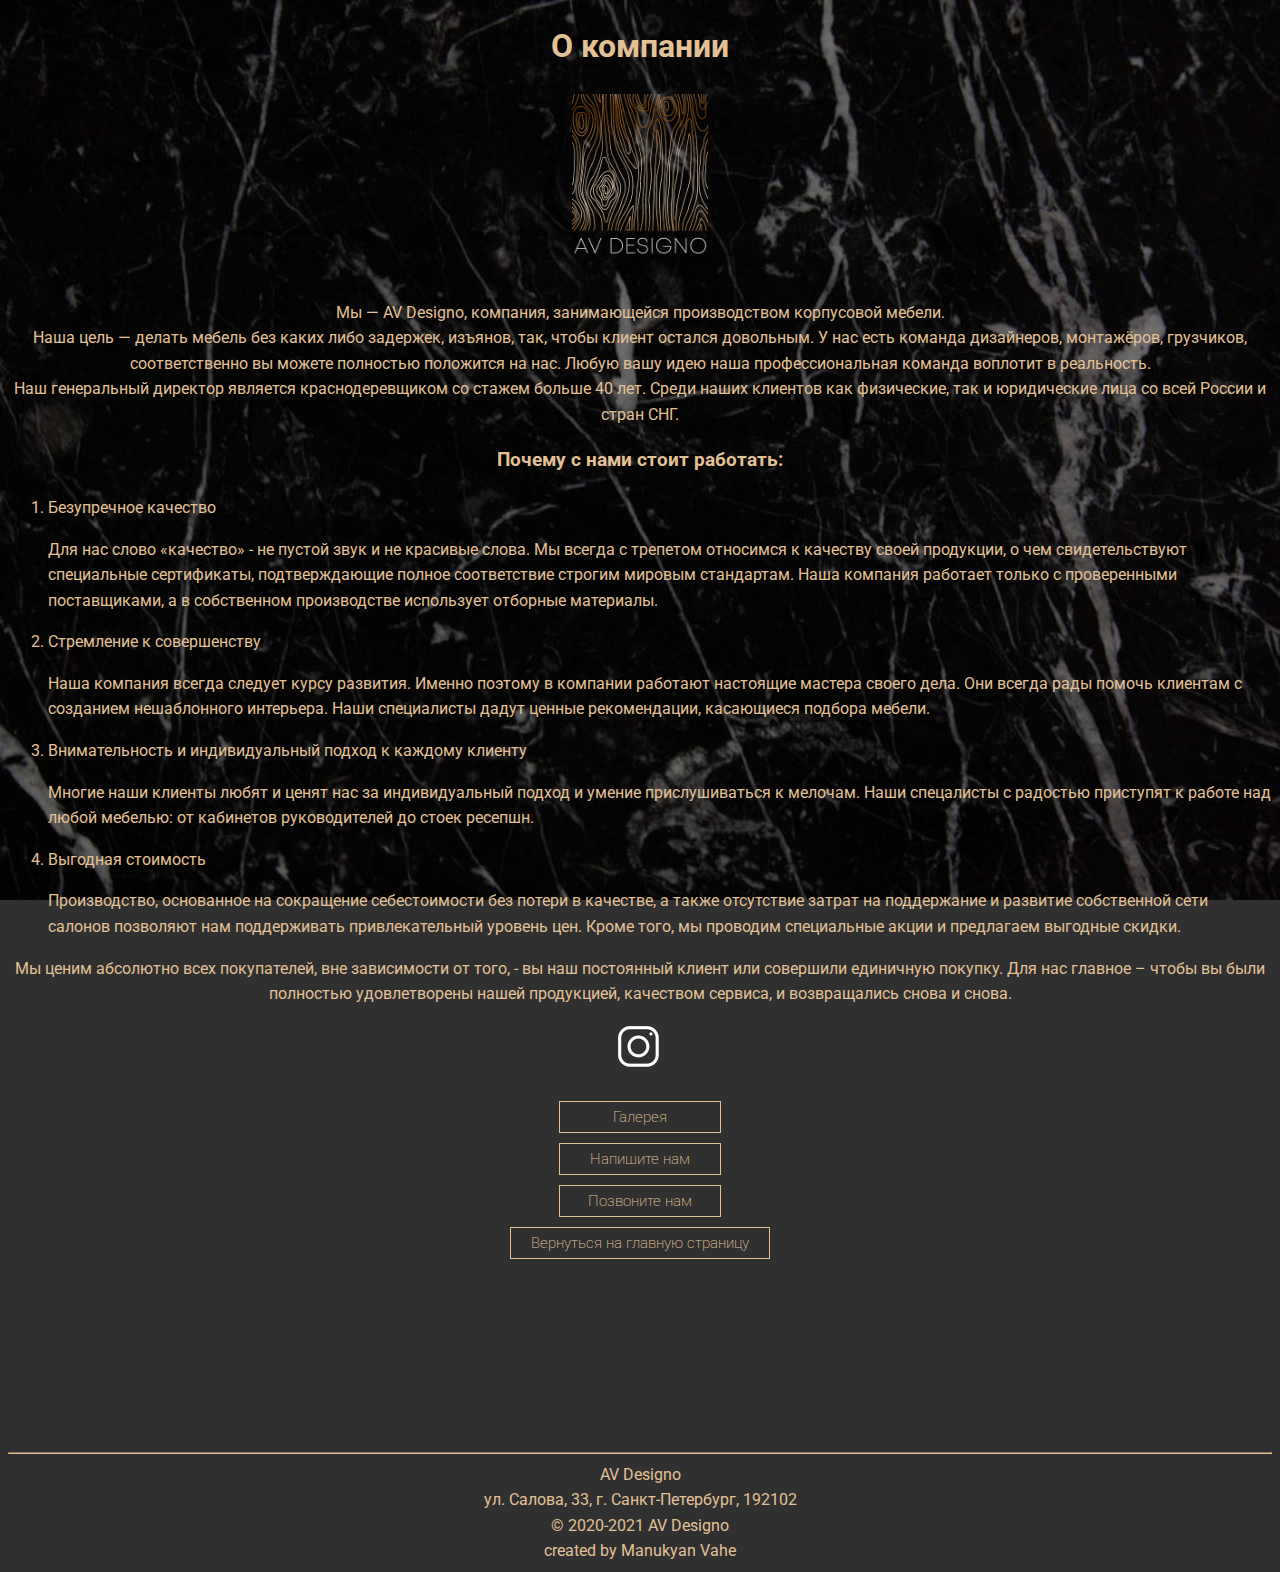
<file: about.html>
<!DOCTYPE html>

<html>
    <head>
        <link rel="icon" href="images/favicon.ico" type="image/x-icon"> <!-- Favicon -->
        <title>AV Designo: About сompany </title>
        <meta charset="utf-8">
        <meta name="author" content="Vahe Manukyan">
        <meta name="robots" content="all">
        <meta name="googlebot" content="all">
        <meta name="description" content="AV Designo: About company">
        <meta name="viewport" content="width=device-width, initial-scale=1.0">
        <link rel="stylesheet" href="css/main.css">
    </head>
    
    <body style="background-color: #303030">
        <h1 align="center" class="header-about-company"> О компании </h1> <!-- Header "About company" -->
        <img src="images/logo-nobg.png" width="136.8" height="auto" id="about-us-logo-image" class="zoom"> <!-- AV Designo Logo image-->
        <br>
        
        <p align="center" class="p-about-company"> Мы — AV Designo, компания, занимающейся производством корпусовой мебели.<br>

Наша цель — делать мебель без каких либо задержек, изъянов, так, чтобы клиент остался довольным. У нас есть команда дизайнеров, монтажёров, грузчиков, соответственно вы можете полностью положится на нас. Любую вашу идею наша профессиональная команда воплотит в реальность.<br>

Наш генеральный директор является краснодеревщиком со стажем больше 40 лет. Среди наших клиентов как физические, так и юридические лица со всей России и стран СНГ. </p> <!-- About company -->
        <h3 align="center" class="about-us-header-3">Почему с нами стоит работать:</h3>
        <ol class="about-us-list">
            <li>Безупречное качество <p>Для нас слово «качество» - не пустой звук и не красивые слова. Мы всегда с трепетом относимся к качеству своей продукции, о чем свидетельствуют специальные сертификаты, подтверждающие полное соответствие строгим мировым стандартам. Наша компания работает только с проверенными поставщиками, а в собственном производстве использует отборные материалы.</p></li>
            <li>Стремление к совершенству <p>Наша компания всегда следует курсу развития. Именно поэтому в компании работают настоящие мастера своего дела. Они всегда рады помочь клиентам с созданием нешаблонного интерьера. Наши специалисты дадут ценные рекомендации, касающиеся подбора мебели.</p></li>
            <li>Внимательность и индивидуальный подход к каждому клиенту
            <p>Многие наши клиенты любят и ценят нас за индивидуальный подход и умение прислушиваться к мелочам. Наши спецалисты с радостью приступят к работе над любой мебелью: от кабинетов руководителей до стоек ресепшн.
            </p>
            </li>
            <li>Выгодная стоимость<p>
            Производство, основанное на сокращение себестоимости без потери в качестве, а также отсутствие затрат на поддержание и развитие собственной сети салонов позволяют нам поддерживать привлекательный уровень цен. Кроме того, мы проводим специальные акции и предлагаем выгодные скидки.</p></li>
        </ol>
        
        <p align="center" class="p-about-company">Мы ценим абсолютно всех покупателей, вне зависимости от того, - вы наш постоянный клиент или совершили единичную покупку. Для нас главное – чтобы вы были полностью удовлетворены нашей продукцией, качеством сервиса, и возвращались снова и снова.</p>
        
        <span>
        <a href="https://deeplink.hoverlanding.com/gos7kf" target="_blank"> 
            <p align="center"> 
                <img src="images/instagram_logo_white_3.png" width="auto" height="50"> 
            </p> 
        </a>
        </span><!-- Instagram White Logo -->
        
        <div align="center" style="padding: 5px">
            <a href="gallery.html" class="my-button">Галерея</a> <!-- Redirect to gallery.html -->
        </div>
        <div align="center" style="padding: 5px">
            <a href="mailto:info@avdesigno.ru" target="_blank" class="my-button">Напишите нам</a>  <!-- Redirect to info@avdesigno.ru -->
        </div>
        <div align="center" style="padding: 5px">
            <a href="tel:+79633221615" class="my-button">Позвоните нам</a> <!-- Redirect to call +79633221615 -->
        </div>
        <div align="center" style="padding: 5px">
            <a href="index.html" class="my-button">Вернуться на главную страницу</a> <!-- Redirect to index.html -->
        </div>
        
        <br><br><br><br><br><br><br>
        <footer>
            <hr size="2">
            <div class="company-info" align="center">
                AV Designo<br>
                ул. Салова, 33, г. Санкт-Петербург, 192102<br>
                © 2020-2021 AV Designo<br>
                created by Manukyan Vahe<br></div>
        </footer>
        <script type="text/javascript" src="libs/fade_loading.js"></script>
    </body>
</html>
</file>
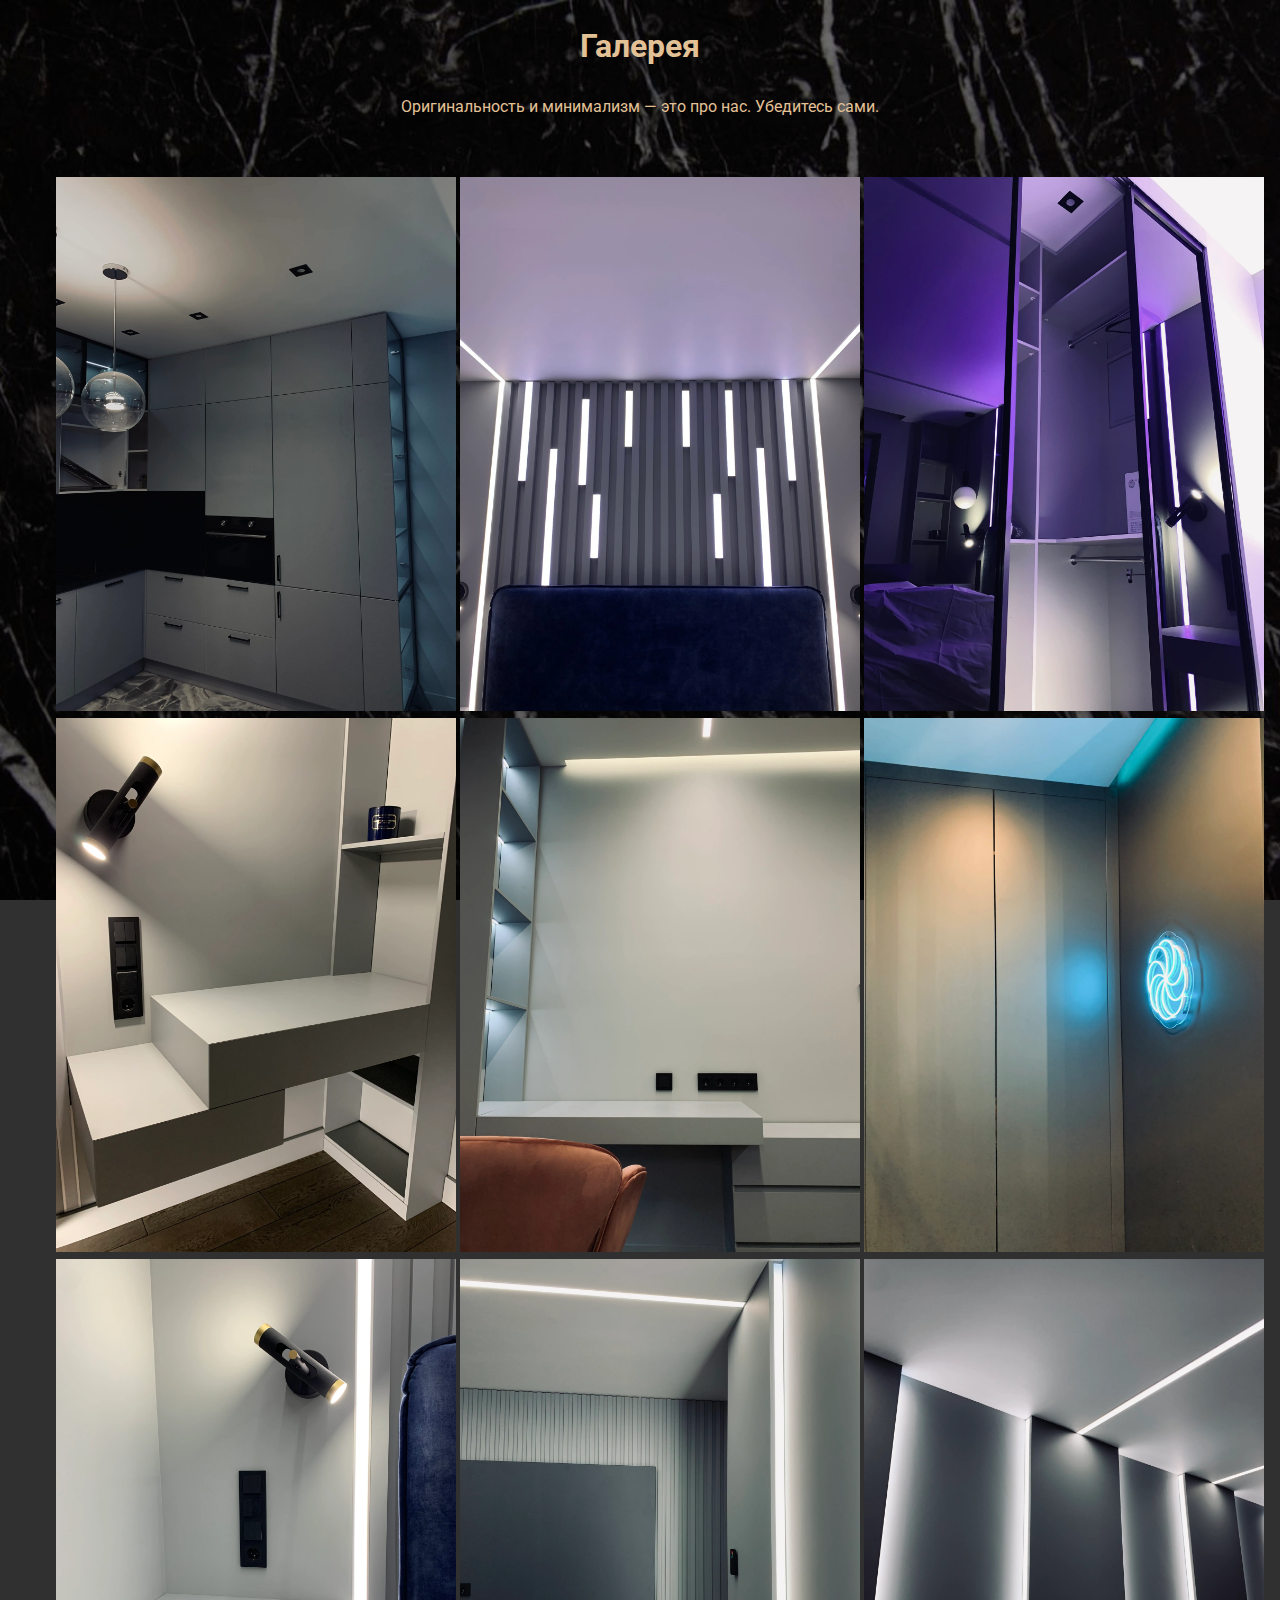
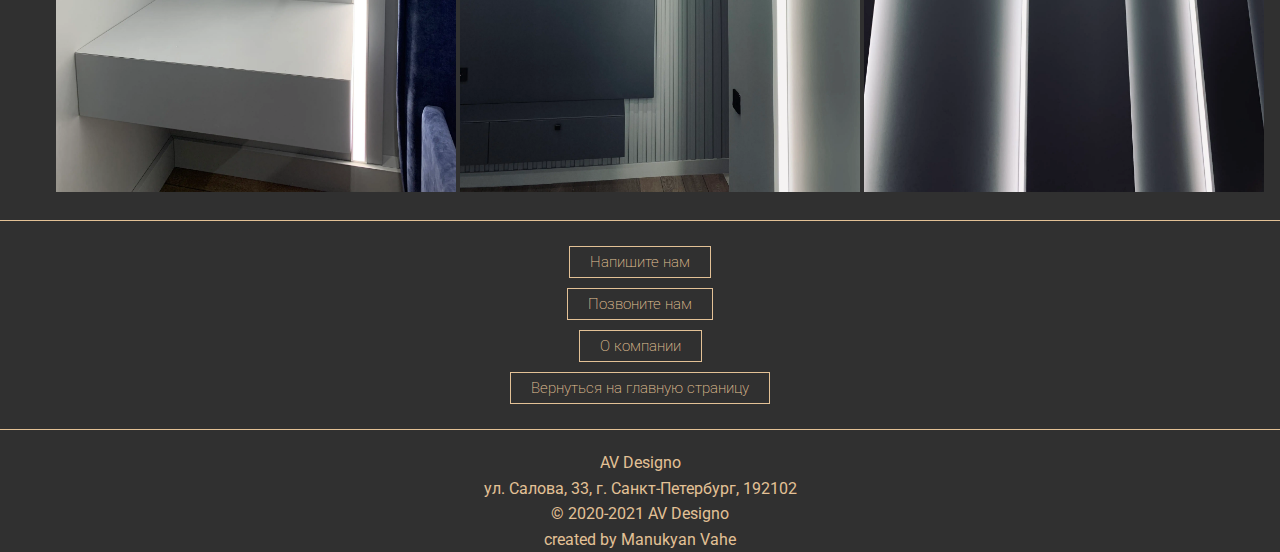
<file: gallery.html>
<!DOCTYPE html>

<html>

<head>
    <link rel="icon" href="images\favicon.ico" type="image/x-icon"> <!-- Favicon -->
    <title>AV Designo: Gallery</title>
    <meta lang="ru">
    <meta charset="utf-8">
    <meta name="robots" content="all">
    <meta name="googlebot" content="all">
    <meta name="description" content="AV Designo">
    <meta name="keywords" content="avdesigno, avdesigno.ru, AV Designo, mebel, mebelspb">
    <meta name="viewport" content="width=device-width, initial-scale=1">


    <link rel="shortcut icon" href="img/favicon/favicon.ico" type="image/x-icon">
    <link rel="apple-touch-icon" href="img/favicon/apple-touch-icon.png">
    <link rel="apple-touch-icon" sizes="72x72" href="img/favicon/apple-touch-icon-72x72.png">
    <link rel="apple-touch-icon" sizes="114x114" href="img/favicon/apple-touch-icon-114x114.png">
    <meta http-equiv="X-UA-Compatible" content="IE=edge">

    <link rel="stylesheet" href="libs/bootstrap/css/bootstrap-grid.min.css">
    <link rel="stylesheet" href="libs/animate/animate.css">

    <link rel="stylesheet" href="css/main.css">
</head>

<body>
    <h1 class="gallery-header" align="center">Галерея</h1>
    <p class="gallery-header" align="center">Оригинальность и минимализм — это про нас. Убедитесь сами.</p>
    <br>
    <div class="gallery">
        <center>
            <ul>
                <li><span class="descr">
                        <div class="button-div"><a class="my-button-2" href="photo-1.html">Открыть изображение</a></div>
                    </span>
                    <div class="image"><img src="images/furniture/webp/kuxnya.webp"></div>
                </li>
                <li><span class="descr">
                        <div class="button-div"><a class="my-button-2" href="photo-2.html">Открыть изображение</a></div>
                    </span>
                    <div class="image"><img src="images/furniture/webp/komnata_verx_krovati.webp"></div>
                </li>
                <li><span class="descr">
                        <div class="button-div"><a class="my-button-2" href="photo-3.html">Открыть изображение</a></div>
                    </span>
                    <div class="image"><img src="images/furniture/webp/shkaf_komnata.webp"></div>
                </li>
                <li><span class="descr">
                        <div class="button-div"><a class="my-button-2" href="photo-4.html">Открыть изображение</a></div>
                    </span>
                    <div class="image"><img src="images/furniture/webp/komnata_levo.webp"></div>
                </li>
                <li><span class="descr">
                        <div class="button-div"><a class="my-button-2" href="photo-5.html">Открыть изображение</a></div>
                    </span>
                    <div class="image"><img src="images/furniture/webp/komnata_pravo.webp"></div>
                </li>
                <li><span class="descr">
                        <div class="button-div"><a class="my-button-2" href="photo-6.html">Открыть изображение</a></div>
                    </span>
                    <div class="image"><img src="images/furniture/webp/balkon.webp"></div>
                </li>
                <li><span class="descr">
                        <div class="button-div"><a class="my-button-2" href="photo-7.html">Открыть изображение</a></div>
                    </span>
                    <div class="image"><img src="images/furniture/webp/komnata_polka_u_shkafa.webp"></div>
                </li>
                <li><span class="descr">
                        <div class="button-div"><a class="my-button-2" href="photo-8.html">Открыть изображение</a></div>
                    </span>
                    <div class="image"><img src="images/furniture/webp/zal.webp"></div>
                </li>
                <li><span class="descr">
                        <div class="button-div"><a class="my-button-2" href="photo-9.html">Открыть изображение</a></div>
                    </span>
                    <div class="image"><img src="images/furniture/webp/zal_kalonni.webp"></div>
                </li>
            </ul>
        </center>
    </div>
    <hr size="1">
    <div align="center" style="padding: 5px">
        <a href="mailto:info@avdesigno.ru" target="_blank" class="my-button">Напишите нам</a> <!-- Redirect to info@avdesigno.ru -->
    </div>
    <div align="center" style="padding: 5px">
        <a href="tel:+79633221615" class="my-button">Позвоните нам</a> <!-- Redirect to call +79633221615 -->
    </div>
    <div align="center" style="padding: 5px">
        <a href="about.html" class="my-button">О компании</a> <!-- Redirect to about.html -->
    </div>
    <div align="center" style="padding: 5px">
        <a href="index.html" class="my-button">Вернуться на главную страницу</a> <!-- Redirect to index.html -->
    </div>
</body>

<footer>
    <hr size="2">
    <div class="company-info" align="center">
        AV Designo<br>
        ул. Салова, 33, г. Санкт-Петербург, 192102<br>
        © 2020-2021 AV Designo<br>
        created by Manukyan Vahe<br></div>
</footer>
<script src="libs/modernizr/modernizr.js"></script>
<script type="text/javascript" src="libs/fade_loading.js"></script>

</html>
</file>
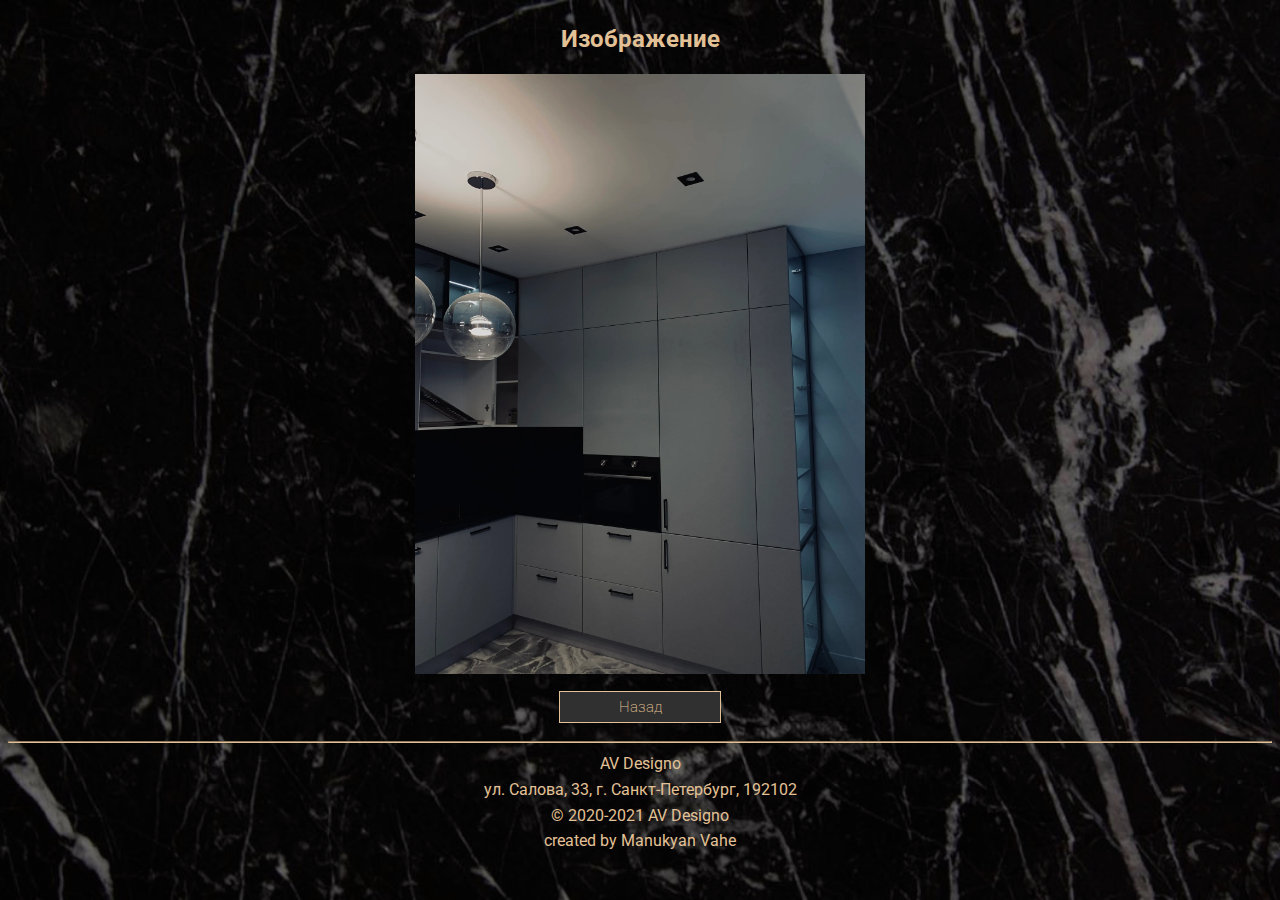
<file: photo-1.html>
<!DOCTYPE html>

<html>
    <head>
        <link rel="icon" href="images\favicon.ico" type="image/x-icon"> <!-- Favicon -->
        <title> AV Designo: Photo view </title>
        <meta name="viewport" content="width=device-width, initial-scale=1">
        <link rel="stylesheet" href="css/main.css">
    </head>
    
    <body style="background-color: #303030">
        <h2 class="header-photo" align="center" style="margin-bottom: -10px">Изображение</h2>
        <br>
        <div align="center">
            <img src="images/furniture/webp/kuxnya.webp" height="600" сlass="photo-class">
        </div>
        <div align="center" style="padding: 10px">
            <a href="gallery.html" class="my-button">Назад</a> <!-- Redirect to index.html -->
        </div>
        
    </body>
        <footer>
            <hr size="2">
            <div class="company-info" align="center">
                AV Designo<br>
                ул. Салова, 33, г. Санкт-Петербург, 192102<br>
                © 2020-2021 AV Designo<br>
                created by Manukyan Vahe<br></div>
        </footer>
        <script type="text/javascript" src="libs/fade_loading.js"></script>
</html>
</file>
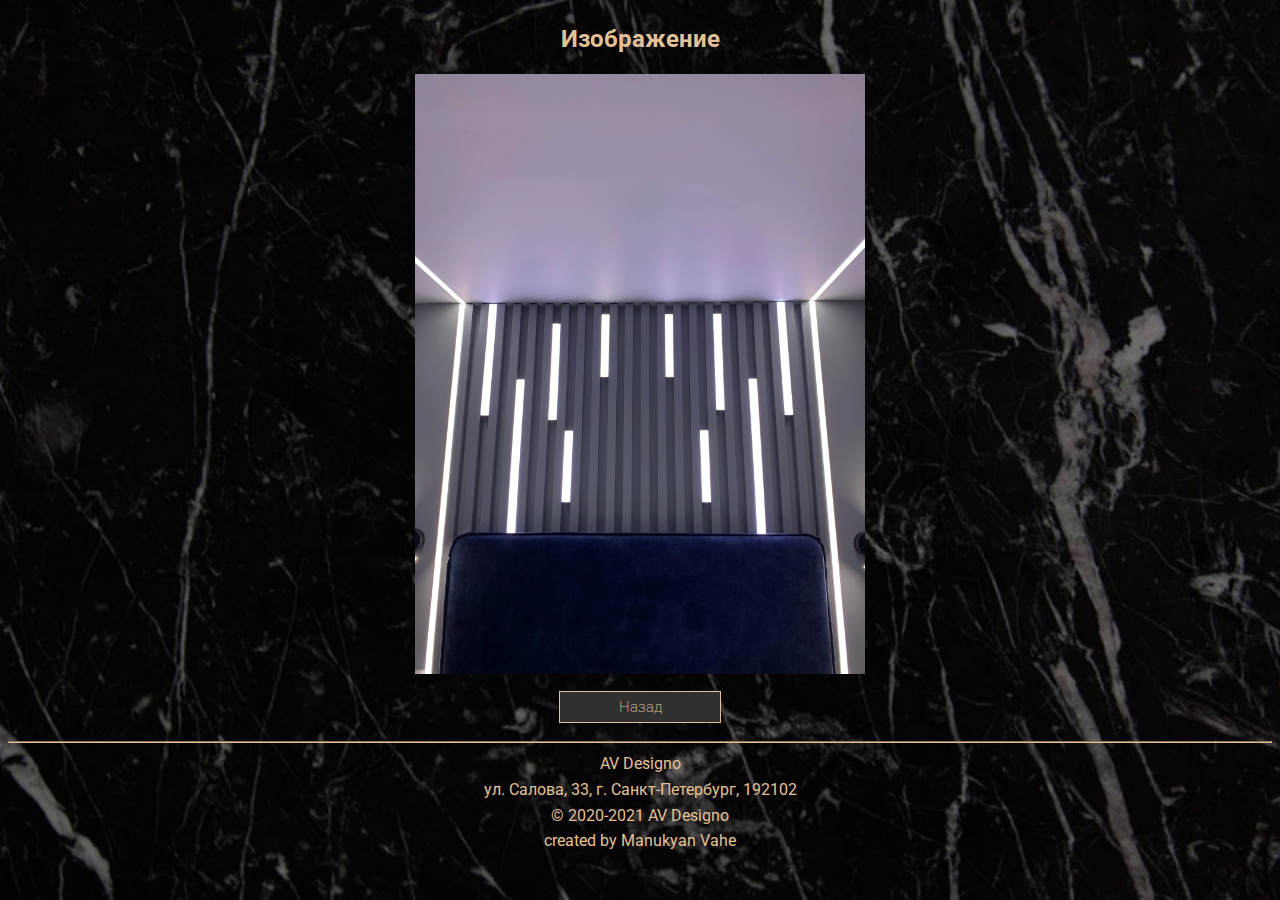
<file: photo-2.html>
<!DOCTYPE html>

<html>
    <head>
        <link rel="icon" href="images\favicon.ico" type="image/x-icon"> <!-- Favicon -->
        <title> AV Designo: Photo view </title>
        <meta name="viewport" content="width=device-width, initial-scale=1">
        <link rel="stylesheet" href="css/main.css">
    </head>
    
    <body style="background-color: #303030">
        <h2 class="header-photo" align="center" style="margin-bottom: -10px">Изображение</h2>
        <br>
        <div align="center">
            <img src="images/furniture/webp/komnata_verx_krovati.webp" height="600" сlass="photo-class">
        </div>
        <div align="center" style="padding: 10px">
            <a href="gallery.html" class="my-button">Назад</a> <!-- Redirect to index.html -->
        </div>  
    </body>
    
    <footer>
            <hr size="2">
            <div class="company-info" align="center">
                AV Designo<br>
                ул. Салова, 33, г. Санкт-Петербург, 192102<br>
                © 2020-2021 AV Designo<br>
                created by Manukyan Vahe<br></div>
        </footer>
        <script type="text/javascript" src="libs/fade_loading.js"></script>
</html>
</file>
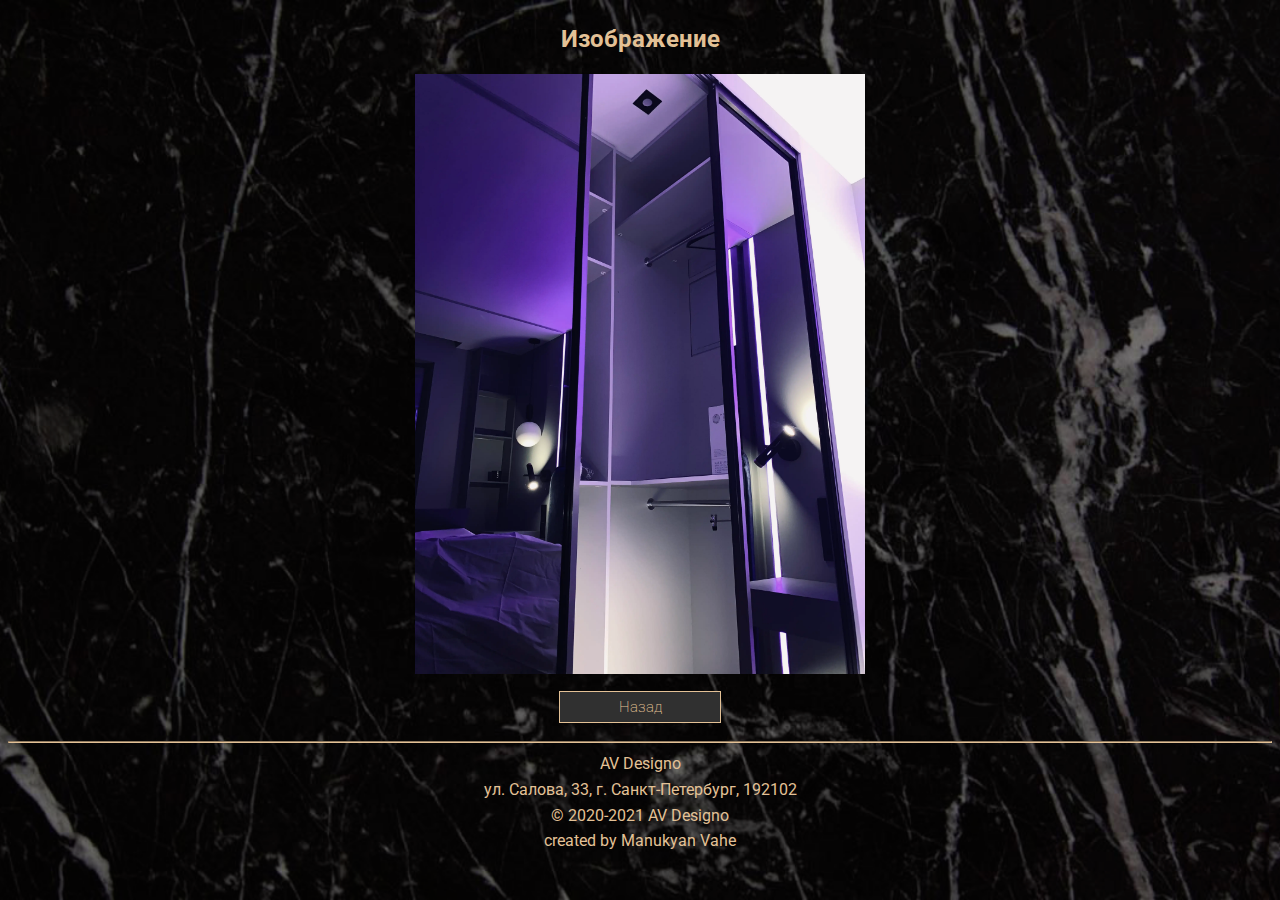
<file: photo-3.html>
<!DOCTYPE html>

<html>
    <head>
        <link rel="icon" href="images\favicon.ico" type="image/x-icon"> <!-- Favicon -->
        <title> AV Designo: Photo view </title>
        <meta name="viewport" content="width=device-width, initial-scale=1">
        <link rel="stylesheet" href="css/main.css">
    </head>
    
    <body style="background-color: #303030">
        <h2 class="header-photo" align="center" style="margin-bottom: -10px">Изображение</h2>
        <br>
        <div align="center">
            <img src="images/furniture/webp/shkaf_komnata.webp" height="600" сlass="photo-class">
        </div>
        <div align="center" style="padding: 10px">
            <a href="gallery.html" class="my-button">Назад</a> <!-- Redirect to index.html -->
        </div>
    </body>
    
    <footer>
            <hr size="2">
            <div class="company-info" align="center">
                AV Designo<br>
                ул. Салова, 33, г. Санкт-Петербург, 192102<br>
                © 2020-2021 AV Designo<br>
                created by Manukyan Vahe<br></div>
        </footer>
        <script type="text/javascript" src="libs/fade_loading.js"></script>
</html>
</file>
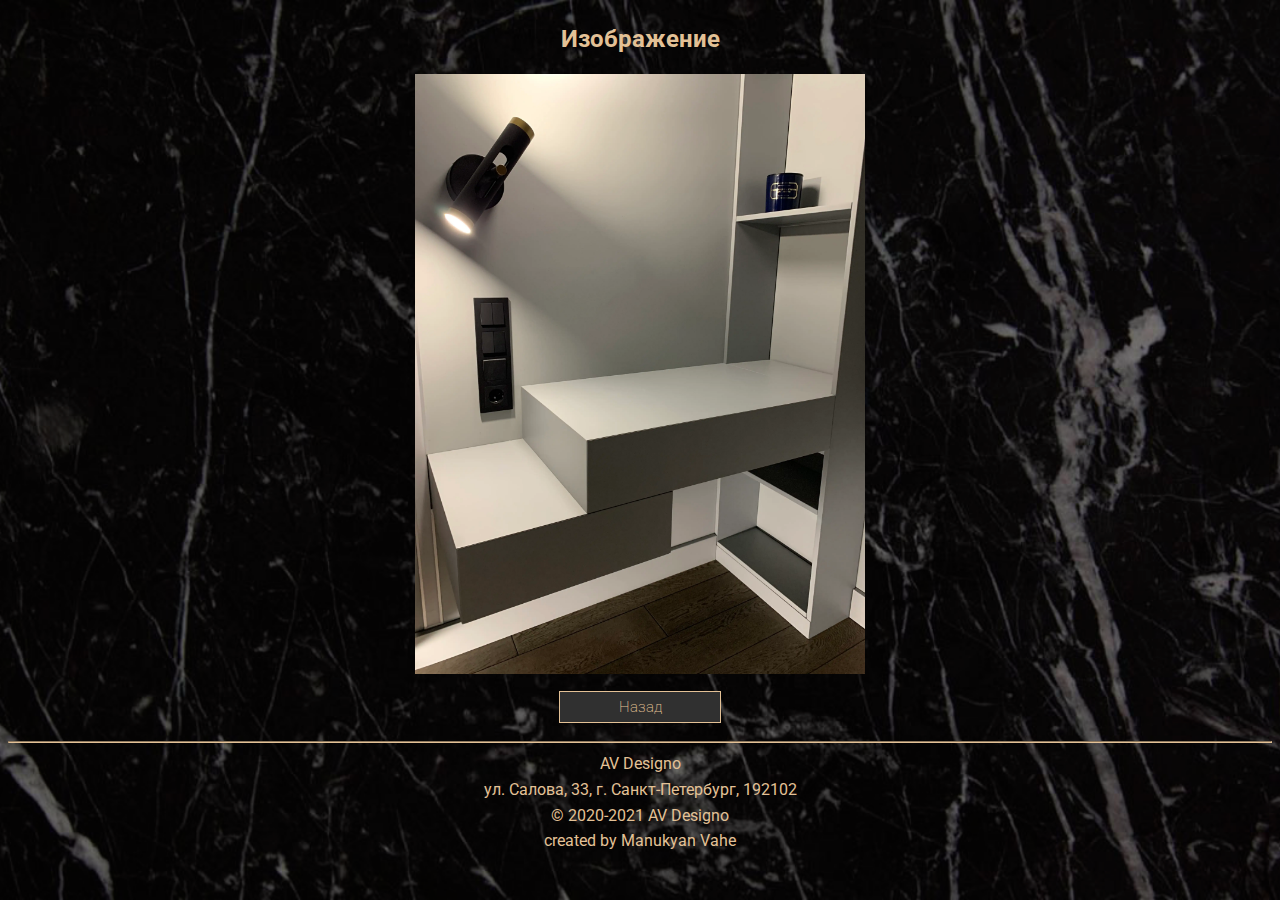
<file: photo-4.html>
<!DOCTYPE html>

<html>
    <head>
        <link rel="icon" href="images\favicon.ico" type="image/x-icon"> <!-- Favicon -->
        <title> AV Designo: Photo view </title>
        <meta name="viewport" content="width=device-width, initial-scale=1">
        <link rel="stylesheet" href="css/main.css">
    </head>
    
    <body style="background-color: #303030">
        <h2 class="header-photo" align="center" style="margin-bottom: -10px">Изображение</h2>
        <br>
        <div align="center">
            <img src="images/furniture/webp/komnata_levo.webp" height="600" сlass="photo-class">
        </div>
        <div align="center" style="padding: 10px">
            <a href="gallery.html" class="my-button">Назад</a> <!-- Redirect to index.html -->
        </div>
    </body>
    
    <footer>
            <hr size="2">
            <div class="company-info" align="center">
                AV Designo<br>
                ул. Салова, 33, г. Санкт-Петербург, 192102<br>
                © 2020-2021 AV Designo<br>
                created by Manukyan Vahe<br></div>
        </footer>
        <script type="text/javascript" src="libs/fade_loading.js"></script>
</html>
</file>
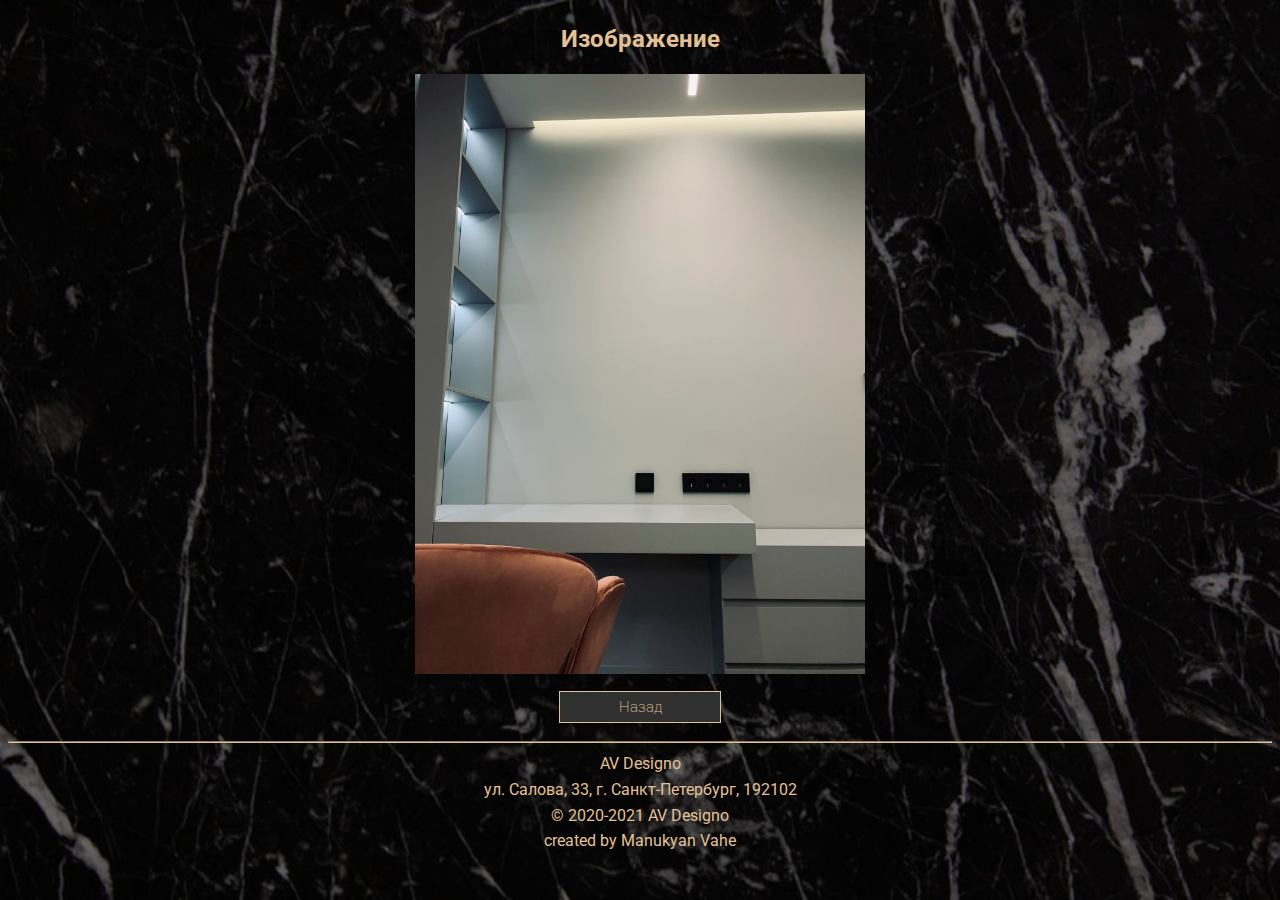
<file: photo-5.html>
<!DOCTYPE html>

<html>
    <head>
        <link rel="icon" href="images\favicon.ico" type="image/x-icon"> <!-- Favicon -->
        <title> AV Designo: Photo view </title>
        <meta name="viewport" content="width=device-width, initial-scale=1">
        <link rel="stylesheet" href="css/main.css">
    </head>
    
    <body style="background-color: #303030">
        <h2 class="header-photo" align="center" style="margin-bottom: -10px">Изображение</h2>
        <br>
        <div align="center">
            <img src="images/furniture/webp/komnata_pravo.webp" height="600" сlass="photo-class">
        </div>
        <div align="center" style="padding: 10px">
            <a href="gallery.html" class="my-button">Назад</a> <!-- Redirect to index.html -->
        </div>
    </body>
    
    <footer>
            <hr size="2">
            <div class="company-info" align="center">
                AV Designo<br>
                ул. Салова, 33, г. Санкт-Петербург, 192102<br>
                © 2020-2021 AV Designo<br>
                created by Manukyan Vahe<br></div>
        </footer>
        <script type="text/javascript" src="libs/fade_loading.js"></script>
</html>
</file>
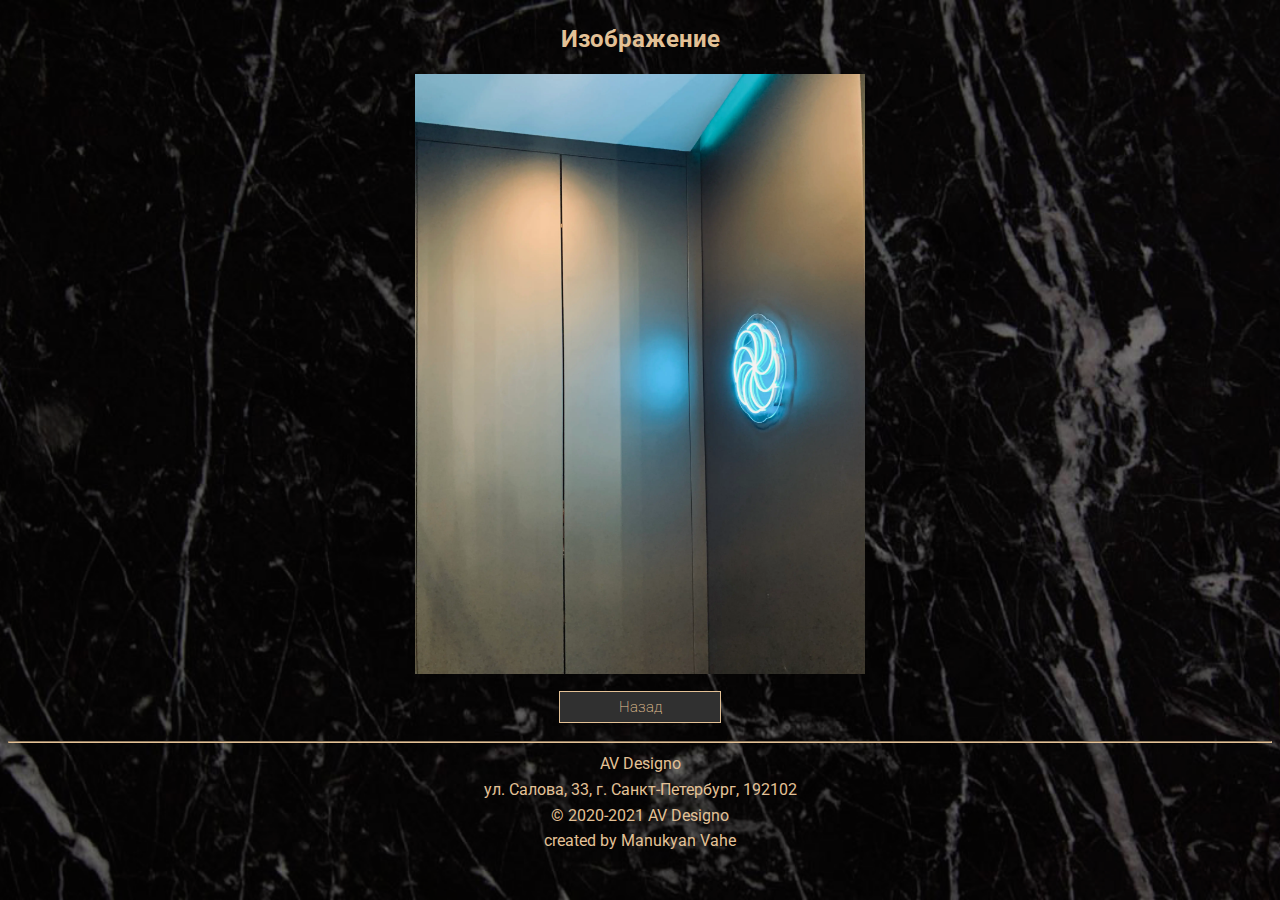
<file: photo-6.html>
<!DOCTYPE html>

<html>
    <head>
        <link rel="icon" href="images\favicon.ico" type="image/x-icon"> <!-- Favicon -->
        <title> AV Designo: Photo view </title>
        <meta name="viewport" content="width=device-width, initial-scale=1">
        <link rel="stylesheet" href="css/main.css">
    </head>
    
    <body style="background-color: #303030">
        <h2 class="header-photo" align="center" style="margin-bottom: -10px">Изображение</h2>
        <br>
        <div align="center">
            <img src="images/furniture/webp/balkon.webp" height="600" сlass="photo-class">
        </div>
        <div align="center" style="padding: 10px">
            <a href="gallery.html" class="my-button">Назад</a> <!-- Redirect to index.html -->
        </div>
    </body>
    
    <footer>
            <hr size="2">
            <div class="company-info" align="center">
                AV Designo<br>
                ул. Салова, 33, г. Санкт-Петербург, 192102<br>
                © 2020-2021 AV Designo<br>
                created by Manukyan Vahe<br></div>
        </footer>
        <script type="text/javascript" src="libs/fade_loading.js"></script>
</html>
</file>
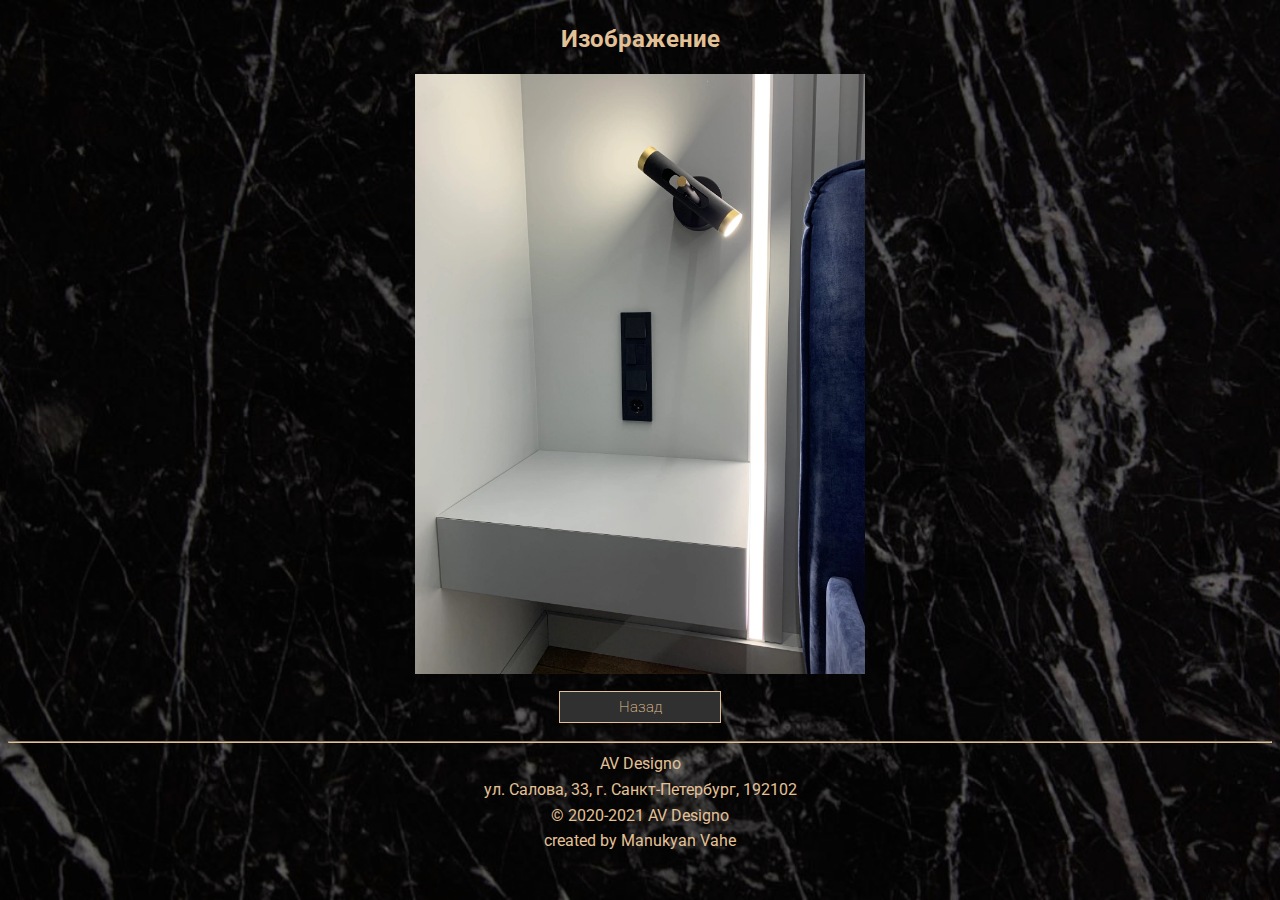
<file: photo-7.html>
<!DOCTYPE html>

<html>
    <head>
        <link rel="icon" href="images\favicon.ico" type="image/x-icon"> <!-- Favicon -->
        <title> AV Designo: Photo view </title>
        <meta name="viewport" content="width=device-width, initial-scale=1">
        <link rel="stylesheet" href="css/main.css">
    </head>
    
    <body style="background-color: #303030">
        <h2 class="header-photo" align="center" style="margin-bottom: -10px">Изображение</h2>
        <br>
        <div align="center">
            <img src="images/furniture/webp/komnata_polka_u_shkafa.webp" height="600" сlass="photo-class">
        </div>
        <div align="center" style="padding: 10px">
            <a href="gallery.html" class="my-button">Назад</a> <!-- Redirect to index.html -->
        </div>
    </body>
    
    <footer>
            <hr size="2">
            <div class="company-info" align="center">
                AV Designo<br>
                ул. Салова, 33, г. Санкт-Петербург, 192102<br>
                © 2020-2021 AV Designo<br>
                created by Manukyan Vahe<br></div>
        </footer>
        <script type="text/javascript" src="libs/fade_loading.js"></script>
</html>
</file>
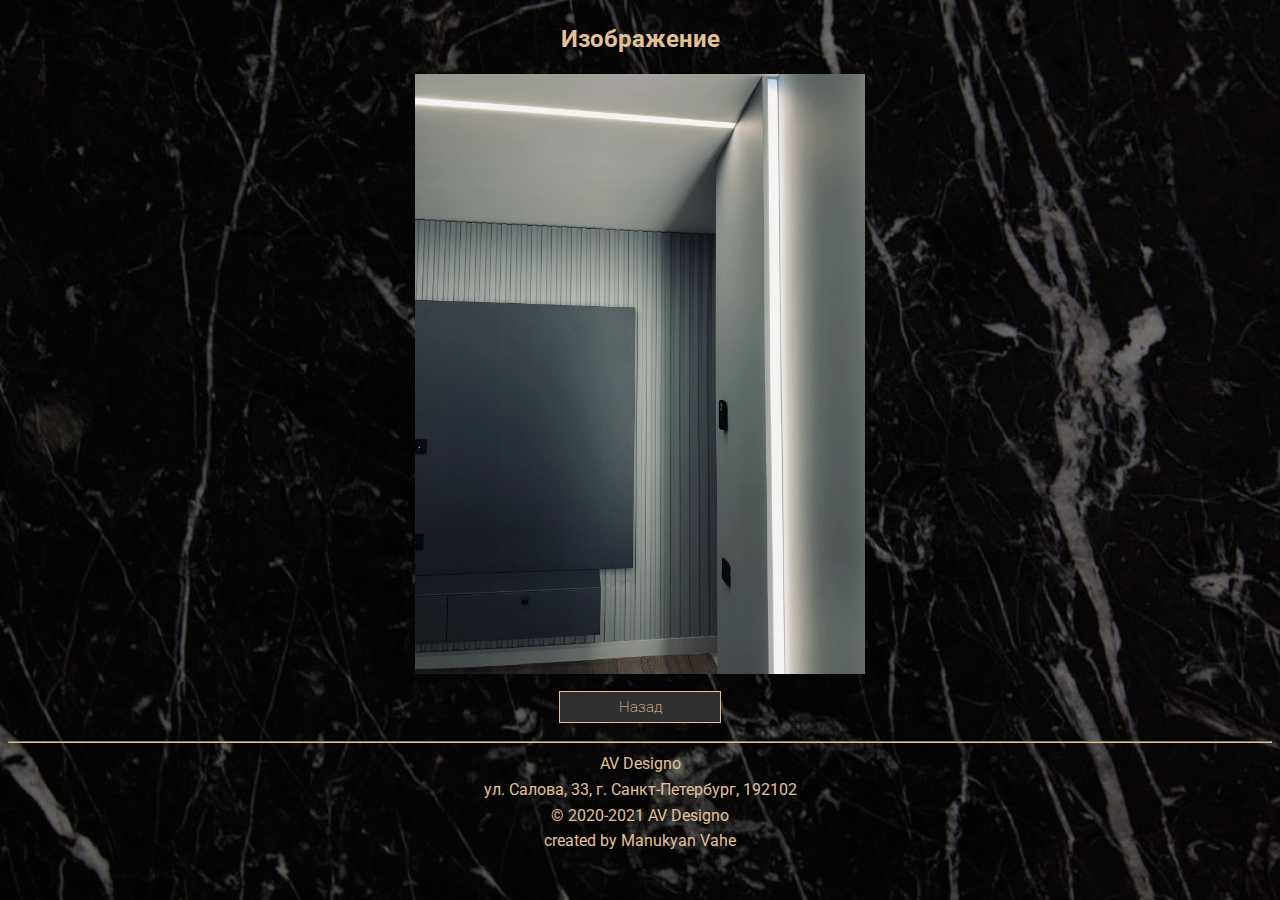
<file: photo-8.html>
<!DOCTYPE html>

<html>
    <head>
        <link rel="icon" href="images\favicon.ico" type="image/x-icon"> <!-- Favicon -->
        <title> AV Designo: Photo view </title>
        <meta name="viewport" content="width=device-width, initial-scale=1">
        <link rel="stylesheet" href="css/main.css">
    </head>
    
    <body style="background-color: #303030">
        <h2 class="header-photo" align="center" style="margin-bottom: -10px">Изображение</h2>
        <br>
        <div align="center">
            <img src="images/furniture/webp/zal.webp" height="600" сlass="photo-class">
        </div>
        <div align="center" style="padding: 10px">
            <a href="gallery.html" class="my-button">Назад</a> <!-- Redirect to index.html -->
        </div>
    </body>
    
    <footer>
            <hr size="2">
            <div class="company-info" align="center">
                AV Designo<br>
                ул. Салова, 33, г. Санкт-Петербург, 192102<br>
                © 2020-2021 AV Designo<br>
                created by Manukyan Vahe<br></div>
        </footer>
        <script type="text/javascript" src="libs/fade_loading.js"></script>
</html>
</file>
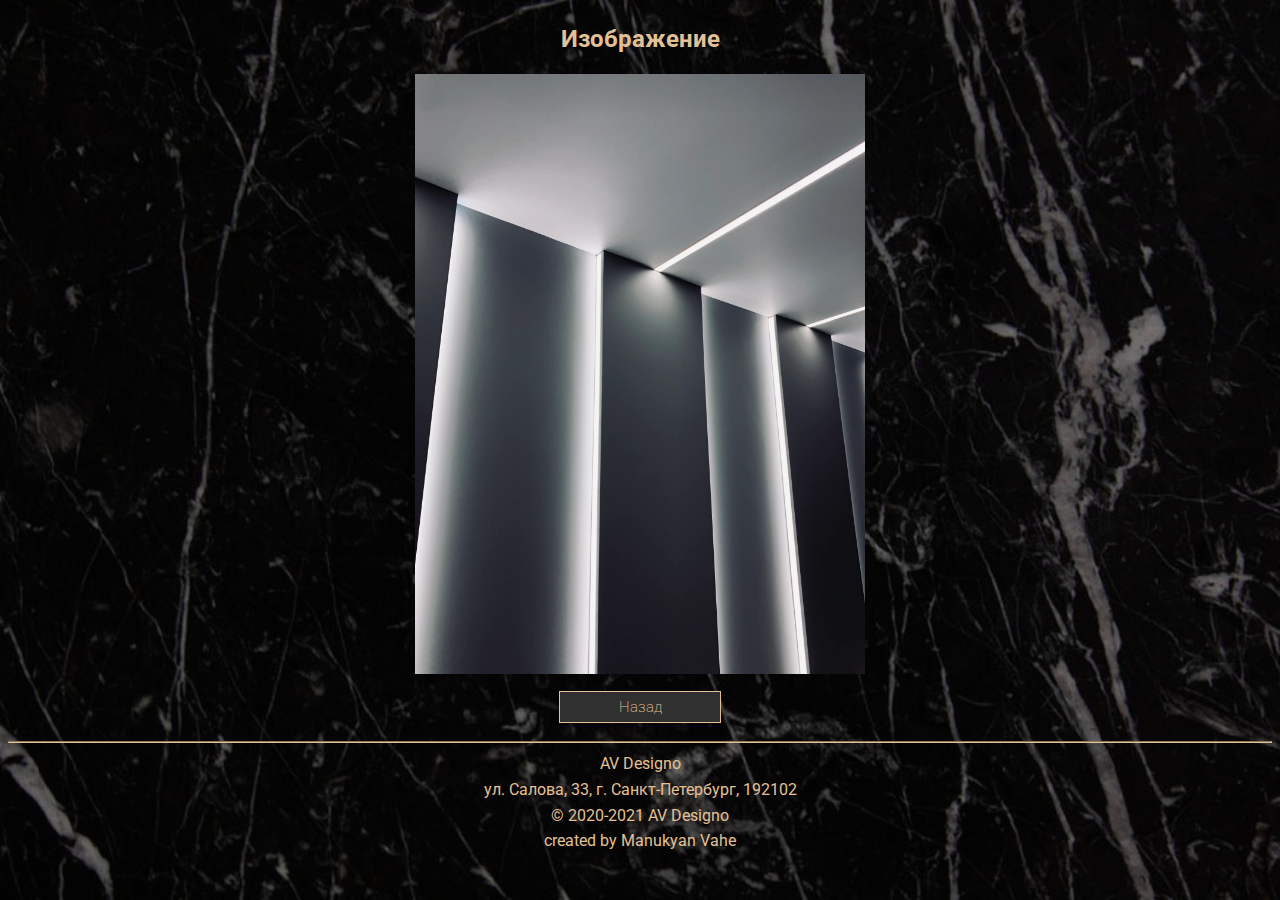
<file: photo-9.html>
<!DOCTYPE html>

<html>

<head>
    <link rel="icon" href="images\favicon.ico" type="image/x-icon"> <!-- Favicon -->
    <title> AV Designo: Photo view </title>
    <meta name="viewport" content="width=device-width, initial-scale=1">
    <link rel="stylesheet" href="css/main.css">
</head>

<body style="background-color: #303030">
    <h2 class="header-photo" align="center" style="margin-bottom: -10px">Изображение</h2>
    <br>
    <div align="center">
        <img src="images/furniture/webp/zal_kalonni.webp" height="600" сlass="photo-class">
    </div>
    <div align="center" style="padding: 10px">
        <a href="gallery.html" class="my-button">Назад</a> <!-- Redirect to index.html -->
    </div>
</body>

<footer>
    <hr size="2">
    <div class="company-info" align="center">
        AV Designo<br>
        ул. Салова, 33, г. Санкт-Петербург, 192102<br>
        © 2020-2021 AV Designo<br>
        created by Manukyan Vahe<br></div>
</footer>
<script type="text/javascript" src="libs/fade_loading.js"></script>

</html>
</file>
<file: css/main.css>
@import url('https://fonts.googleapis.com/css2?family=Roboto:wght@100&display=fallback');

*::-webkit-input-placeholder {
    color: #666;
    opacity: 1;
}

*:-moz-placeholder {
    color: #666;
    opacity: 1;
}

*::-moz-placeholder {
    color: #666;
    opacity: 1;
}

*:-ms-input-placeholder {
    color: #666;
    opacity: 1;
}

body input:focus:required:invalid,
body textarea:focus:required:invalid {}

body input:required:valid,
body textarea:required:valid {}

.code-body {
    background-color: #303030;
}

#about-us-logo-image,
#logo-image {
    display: block;
    margin: 0 auto;
}

hr {
    border-color: #E3c196;
}

.AV-Designo-Header,
.p-main-page,
.about-company,
.write-us,
.company-info,
.header-about-company,
.p-about-company,
.redirect-main-page,
.gallery,
.gallery-header,
.call-us,
.about-us-header-3,
.about-us-list,
.header-photo {
    font-family: "Roboto";
    color: #E3c196;
}

.about-company,
.write-us,
.redirect-main-page,
.gallery,
.call-us {
    text-decoration: none;
}

body {
    font-family: sans-serif;
    font-size: 16px;
    min-width: 320px;
    position: relative;
    line-height: 1.6;
    overflow-x: hidden;
    background-image: url(../images/background_image.png);
    background-position: center center;
    background-repeat: no-repeat;
    background-size: cover;
    background-color: #303030;
    background-attachment: fixed;
}

.hidden {
    display: none;
}

.gallery ul .gallery li {
    margin: 0;
    padding: 0;
    list-style-type: none;
}

.gallery li {
    display: inline-block;
    width: 400px;
    position: relative;
}


.gallery img {
    max-width: 100%;
    display: block;
}


.descr {
    position: absolute;
    top: 0;
    left: 0;
    width: 100%;
    height: 100%;
    background-color: rgba(48, 48, 48, 0.7);
    color: #fff;
    padding-top: 270px;
    text-align: center;
    opacity: 0;
    -webkit-transition: all .7s;
    -o-transition: all .7s;
    transition: all .7s;
}

.gallery li:hover .descr {
    opacity: 1;
}

.my-button {
    color: #E3c196;
    background: #303030;
    border: 1px solid #E3c196;
    font-size: 15px;
    padding: 3px 20px;
    font-weight: 200;
    margin: 6px 0;
    margin-right: 12px;
    display: inline-block;
    text-decoration: none;
    font-family: 'Roboto';
    min-width: 120px;
    margin: 0;
    transition: background-color 0.3s ease-out,
        color 0.3s ease-out;
}

.my-button:hover,
.my-button:active {
    color: #E3c196;
    background: rgba(0, 0, 0, 0.2);
    transition: background-color 0.3s ease-in,
        color 0.3s ease-in;
    text-decoration: none;
}

.my-button-2 {
    color: #fff;
    background: #30303000;
    border: 1px solid #fff;
    font-size: 15px;
    padding: 3px 20px;
    font-weight: 200;
    margin: 6px 0;
    margin-right: 12px;
    display: inline-block;
    text-decoration: none;
    font-family: 'Roboto';
    min-width: 120px;
    margin: 0;
    transition: background-color 0.3s ease-out,
        color 0.3s ease-out;
}

.my-button-2:hover,
.my-button-2:active {
    color: #000;
    background: rgba(255, 255, 255, 0.8);
    transition: background-color 0.3s ease-in,
        color 0.3s ease-in;
    text-decoration: none;
}

.white-logo {
    margin-right: 50px;
    margin-bottom: 200px;
}

body {
    opacity: 0;
    transition: .9s opacity ease-in-out;
}

.body_visible {
    opacity: 1;
}

@media screen and (max-width: 768px) {
    .image {
        margin-left: auto;
        margin-right: 24%;
    }

    .button-div {
        display: flex;
        margin-left: 15%;
        padding-bottom: 70px;
    }

    .photo-class {
        width: 500px;
    }
}
</file>
